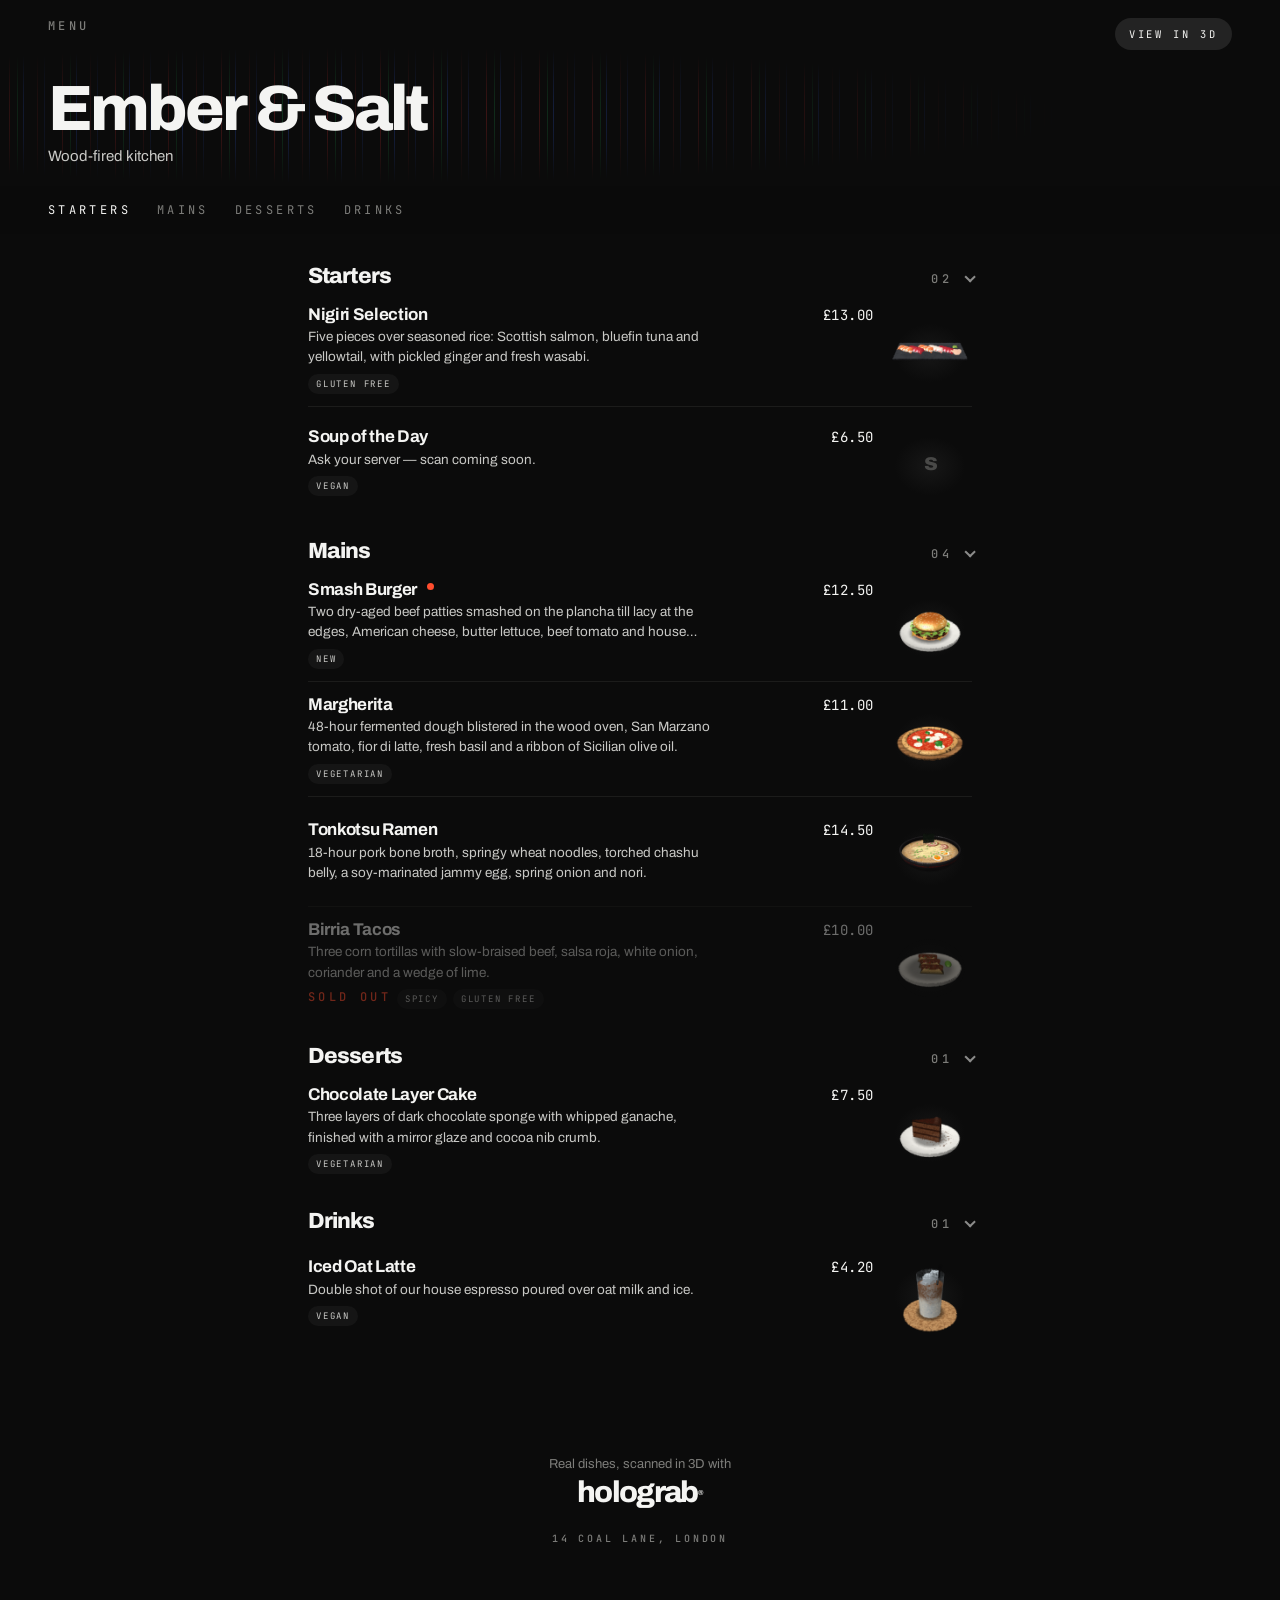
<file: m/ember-and-salt/index.html>
<!doctype html>
<html lang="en">
<head>
<meta name="holograb-static" content="1">
<meta charset="utf-8">
<meta name="viewport" content="width=device-width,initial-scale=1,viewport-fit=cover">
<meta name="theme-color" content="#0b0b0b">
<title>Menu · holograb</title>
<link rel="preconnect" href="https://fonts.googleapis.com">
<link rel="stylesheet" href="https://fonts.googleapis.com/css2?family=Archivo:wdth,wght@62..125,100..900&family=JetBrains+Mono:wght@400;500;600&family=Instrument+Serif:ital@0;1&display=swap">
<script>
  // Served at /m/:slug (server, web/ is root) or /web/menu/index.html (static test server, project is root).
  window.HG_BASE = location.pathname.startsWith('/web/') ? '/web/' : '/';
  document.write('<link rel="stylesheet" href="' + HG_BASE + 'brand/tokens.css"><link rel="stylesheet" href="' + HG_BASE + 'menu/menu.css">');
  document.write('<script type="module" src="' + HG_BASE + 'menu/menu.js"><\/script>');
</script>
</head>
<body class="t-noir is-loading">
  <div id="app"><div class="state"><span class="hg-label">Loading menu</span></div></div>
</body>
</html>
</file>
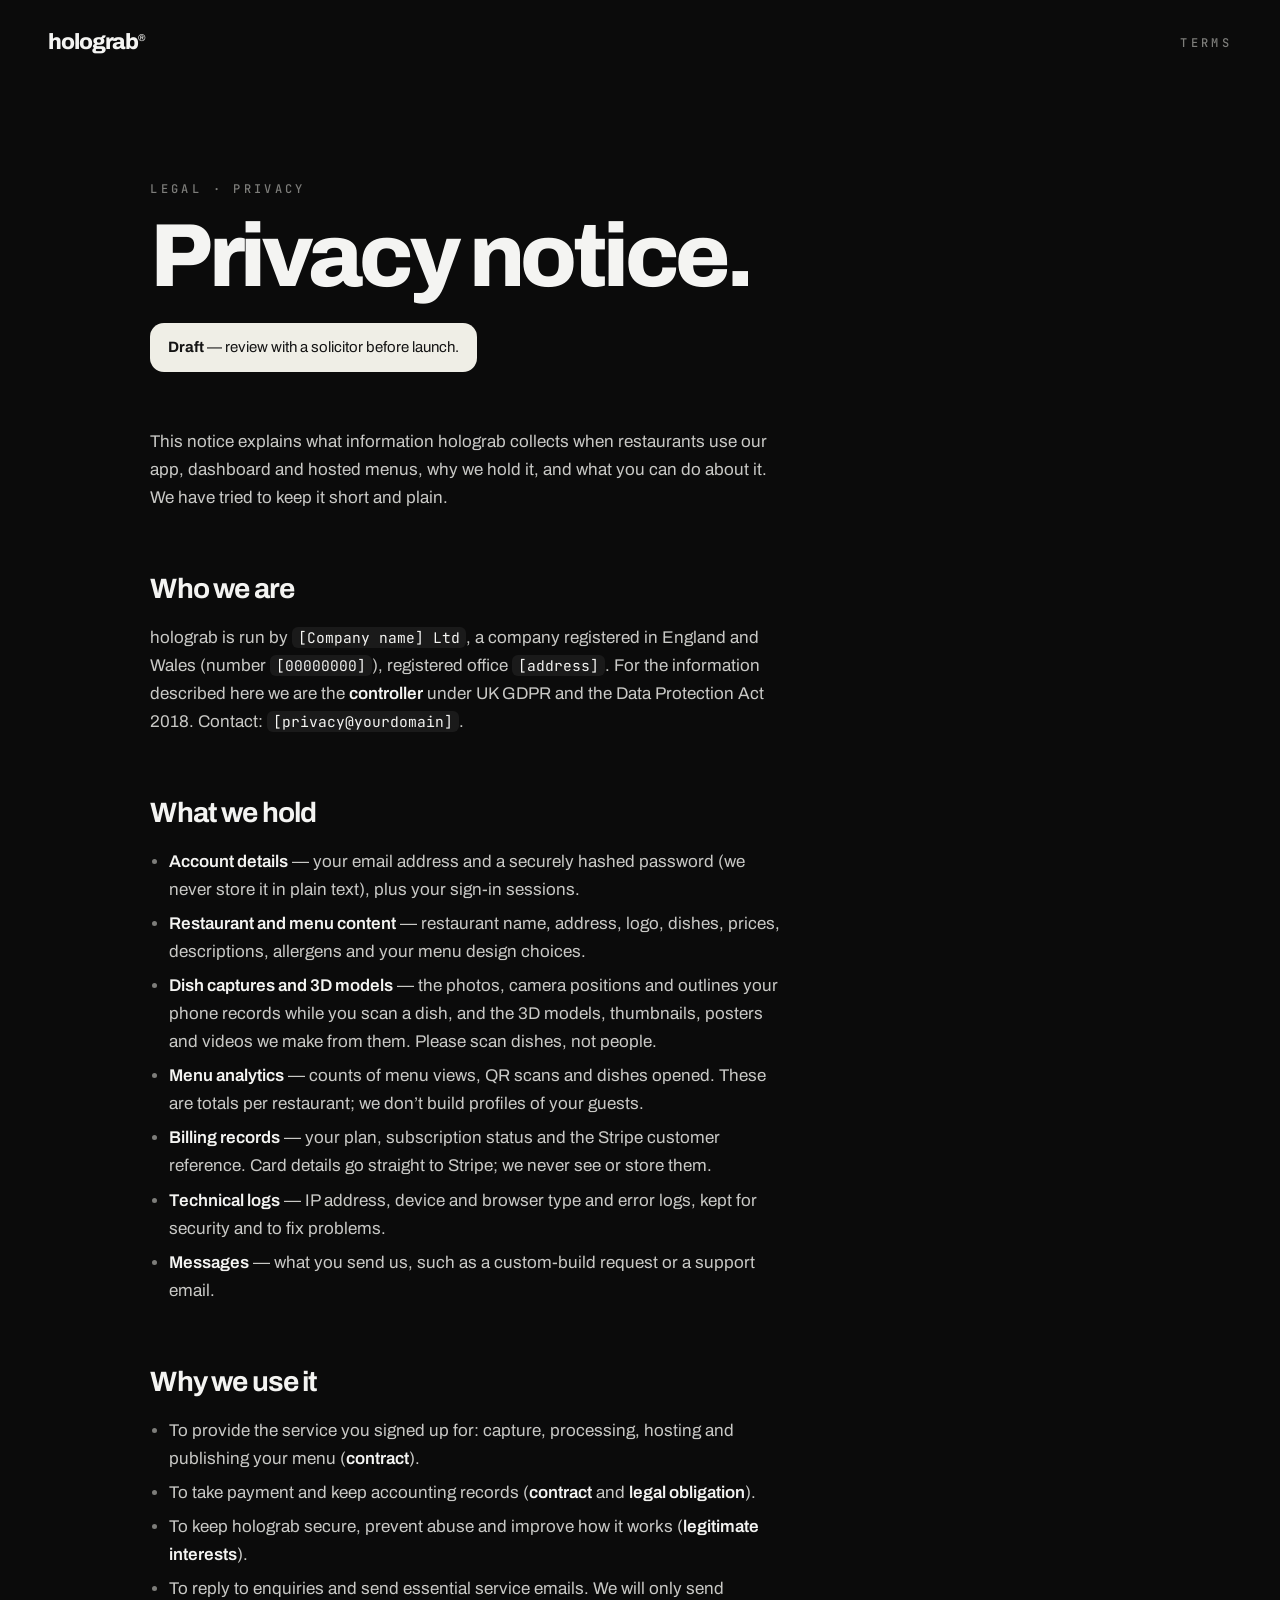
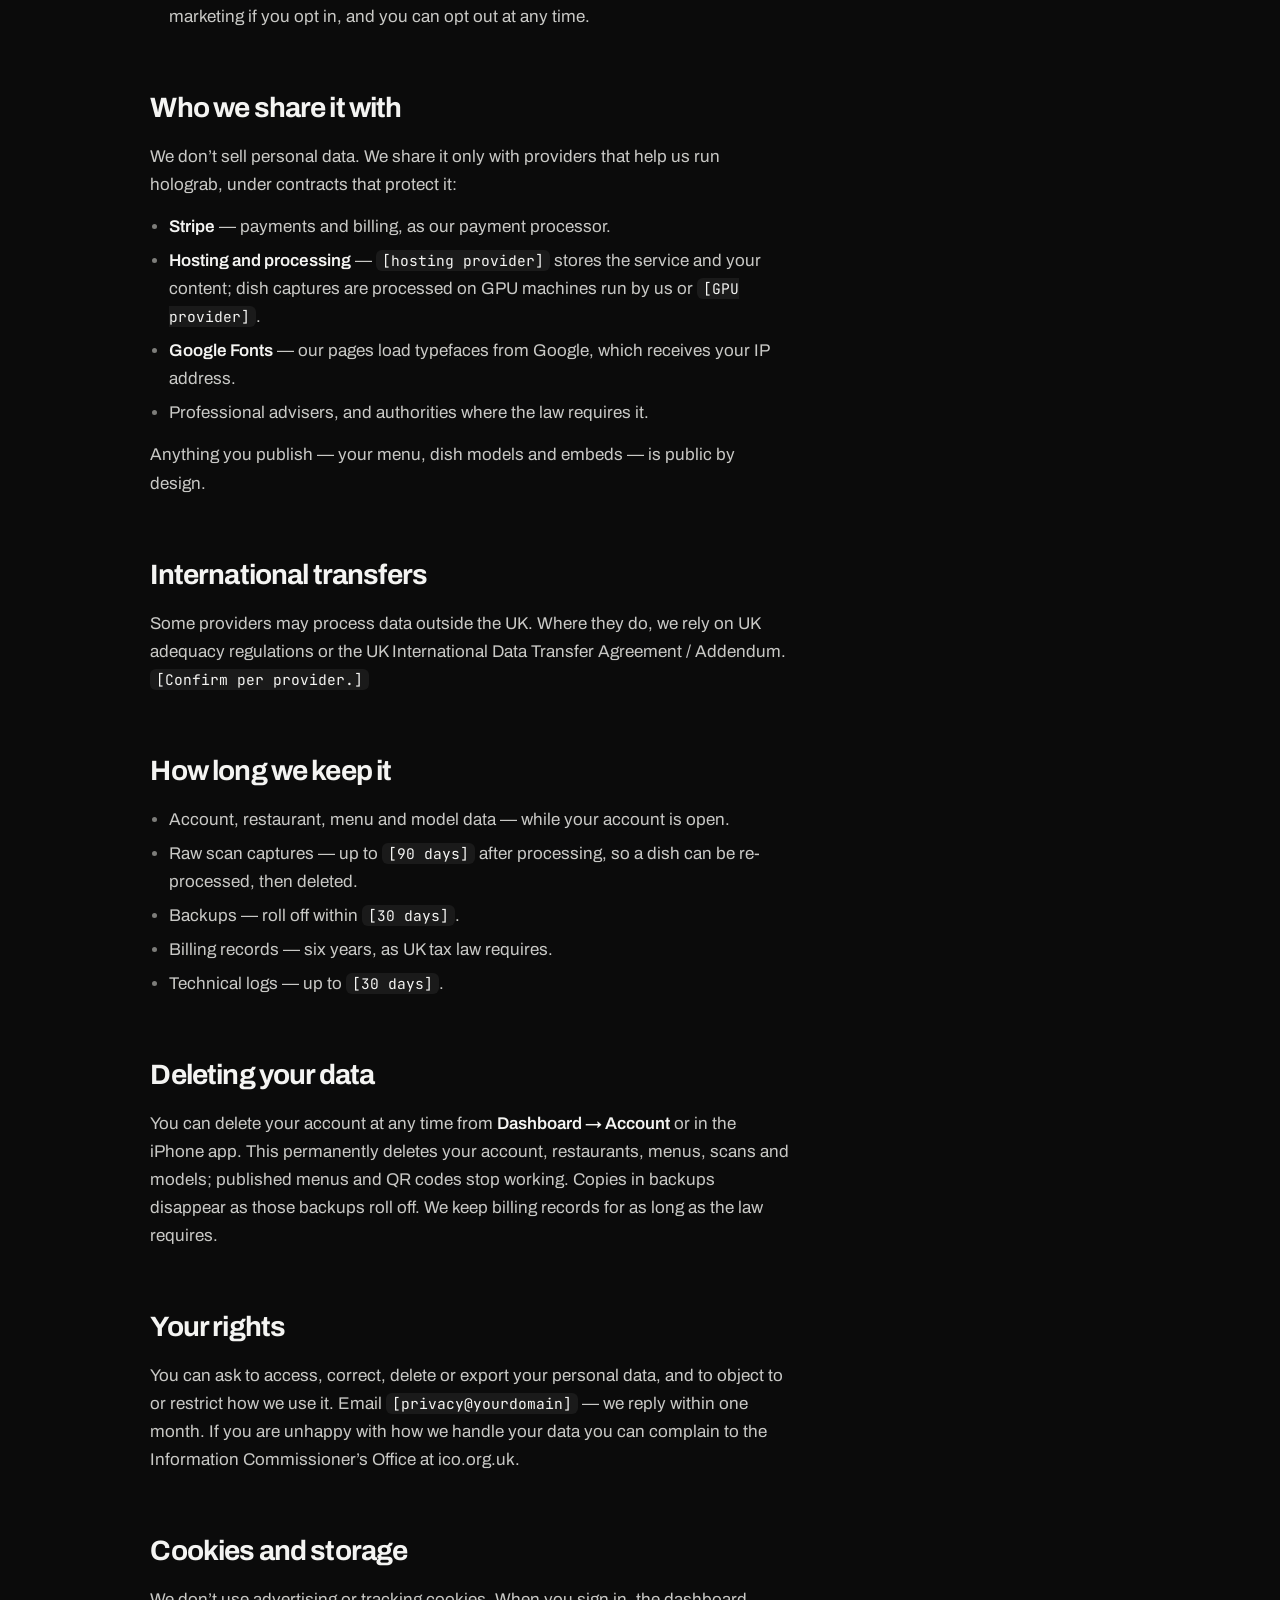
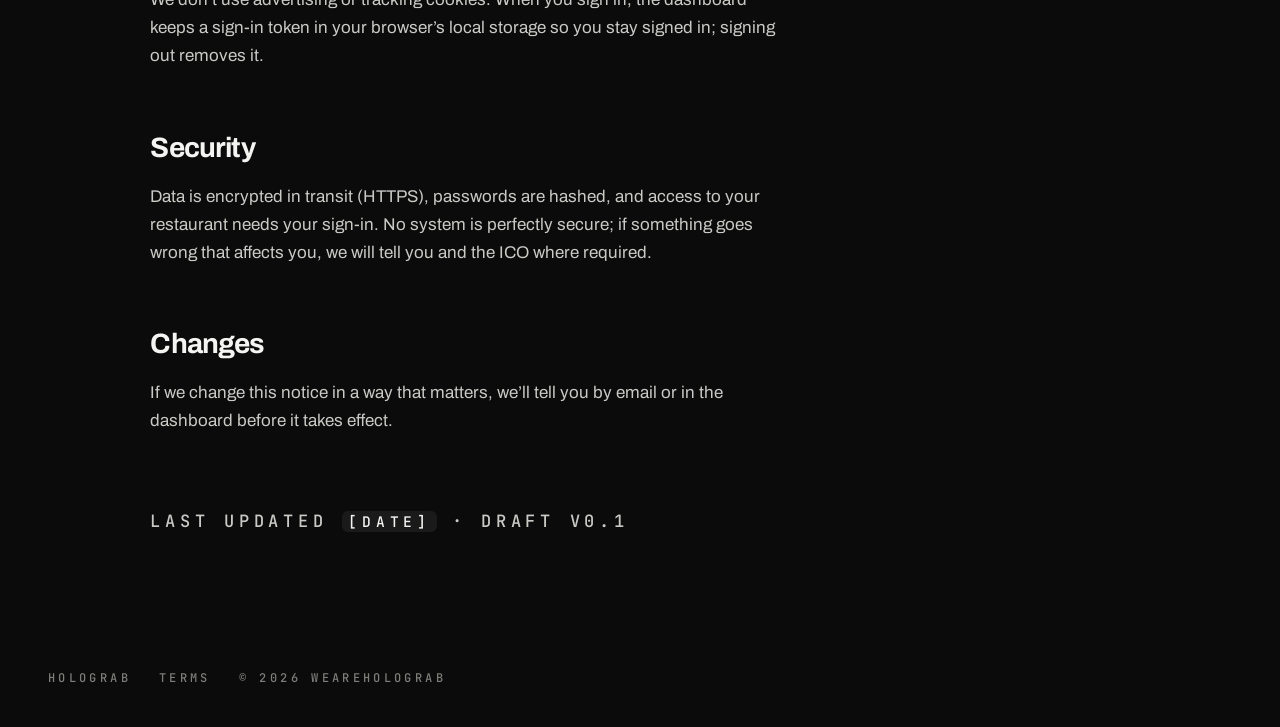
<file: legal/privacy.html>
<!doctype html>
<html lang="en-GB">
<head>
<meta name="holograb-static" content="1">
<meta charset="utf-8">
<meta name="viewport" content="width=device-width, initial-scale=1, viewport-fit=cover">
<title>Privacy notice — holograb®</title>
<meta name="description" content="How holograb collects, uses and protects information about restaurant owners and their menus.">
<meta name="theme-color" content="#0b0b0b">
<link rel="stylesheet" href="/brand/tokens.css">
<link rel="stylesheet" href="/landing/base.css">
<link rel="stylesheet" href="/legal/legal.css">
</head>
<body>
<header class="hgx-top">
  <a class="hgx-mark" href="/">holograb<sup>®</sup></a>
  <a class="hg-label" href="/legal/terms.html">Terms</a>
</header>

<main class="legal">
  <span class="hg-label">Legal · Privacy</span>
  <h1>Privacy notice.</h1>
  <p class="draft"><b>Draft</b> — review with a solicitor before launch.</p>

  <p>This notice explains what information holograb collects when restaurants use our app, dashboard and hosted menus, why we hold it, and what you can do about it. We have tried to keep it short and plain.</p>

  <h2>Who we are</h2>
  <p>holograb is run by <span class="ph">[Company name] Ltd</span>, a company registered in England and Wales (number <span class="ph">[00000000]</span>), registered office <span class="ph">[address]</span>. For the information described here we are the <b>controller</b> under UK GDPR and the Data Protection Act 2018. Contact: <span class="ph">[privacy@yourdomain]</span>.</p>

  <h2>What we hold</h2>
  <ul>
    <li><b>Account details</b> — your email address and a securely hashed password (we never store it in plain text), plus your sign-in sessions.</li>
    <li><b>Restaurant and menu content</b> — restaurant name, address, logo, dishes, prices, descriptions, allergens and your menu design choices.</li>
    <li><b>Dish captures and 3D models</b> — the photos, camera positions and outlines your phone records while you scan a dish, and the 3D models, thumbnails, posters and videos we make from them. Please scan dishes, not people.</li>
    <li><b>Menu analytics</b> — counts of menu views, QR scans and dishes opened. These are totals per restaurant; we don’t build profiles of your guests.</li>
    <li><b>Billing records</b> — your plan, subscription status and the Stripe customer reference. Card details go straight to Stripe; we never see or store them.</li>
    <li><b>Technical logs</b> — IP address, device and browser type and error logs, kept for security and to fix problems.</li>
    <li><b>Messages</b> — what you send us, such as a custom-build request or a support email.</li>
  </ul>

  <h2>Why we use it</h2>
  <ul>
    <li>To provide the service you signed up for: capture, processing, hosting and publishing your menu (<b>contract</b>).</li>
    <li>To take payment and keep accounting records (<b>contract</b> and <b>legal obligation</b>).</li>
    <li>To keep holograb secure, prevent abuse and improve how it works (<b>legitimate interests</b>).</li>
    <li>To reply to enquiries and send essential service emails. We will only send marketing if you opt in, and you can opt out at any time.</li>
  </ul>

  <h2>Who we share it with</h2>
  <p>We don’t sell personal data. We share it only with providers that help us run holograb, under contracts that protect it:</p>
  <ul>
    <li><b>Stripe</b> — payments and billing, as our payment processor.</li>
    <li><b>Hosting and processing</b> — <span class="ph">[hosting provider]</span> stores the service and your content; dish captures are processed on GPU machines run by us or <span class="ph">[GPU provider]</span>.</li>
    <li><b>Google Fonts</b> — our pages load typefaces from Google, which receives your IP address.</li>
    <li>Professional advisers, and authorities where the law requires it.</li>
  </ul>
  <p>Anything you publish — your menu, dish models and embeds — is public by design.</p>

  <h2>International transfers</h2>
  <p>Some providers may process data outside the UK. Where they do, we rely on UK adequacy regulations or the UK International Data Transfer Agreement / Addendum. <span class="ph">[Confirm per provider.]</span></p>

  <h2>How long we keep it</h2>
  <ul>
    <li>Account, restaurant, menu and model data — while your account is open.</li>
    <li>Raw scan captures — up to <span class="ph">[90 days]</span> after processing, so a dish can be re-processed, then deleted.</li>
    <li>Backups — roll off within <span class="ph">[30 days]</span>.</li>
    <li>Billing records — six years, as UK tax law requires.</li>
    <li>Technical logs — up to <span class="ph">[30 days]</span>.</li>
  </ul>

  <h2>Deleting your data</h2>
  <p>You can delete your account at any time from <b>Dashboard → Account</b> or in the iPhone app. This permanently deletes your account, restaurants, menus, scans and models; published menus and QR codes stop working. Copies in backups disappear as those backups roll off. We keep billing records for as long as the law requires.</p>

  <h2>Your rights</h2>
  <p>You can ask to access, correct, delete or export your personal data, and to object to or restrict how we use it. Email <span class="ph">[privacy@yourdomain]</span> — we reply within one month. If you are unhappy with how we handle your data you can complain to the Information Commissioner’s Office at ico.org.uk.</p>

  <h2>Cookies and storage</h2>
  <p>We don’t use advertising or tracking cookies. When you sign in, the dashboard keeps a sign-in token in your browser’s local storage so you stay signed in; signing out removes it.</p>

  <h2>Security</h2>
  <p>Data is encrypted in transit (HTTPS), passwords are hashed, and access to your restaurant needs your sign-in. No system is perfectly secure; if something goes wrong that affects you, we will tell you and the ICO where required.</p>

  <h2>Changes</h2>
  <p>If we change this notice in a way that matters, we’ll tell you by email or in the dashboard before it takes effect.</p>

  <p class="hg-label meta">Last updated <span class="ph">[date]</span> · Draft v0.1</p>
</main>

<footer class="legal-foot hg-label">
  <a href="/">holograb</a><a href="/legal/terms.html">Terms</a><span>© 2026 WEAREHOLOGRAB</span>
</footer>
</body>
</html>
</file>
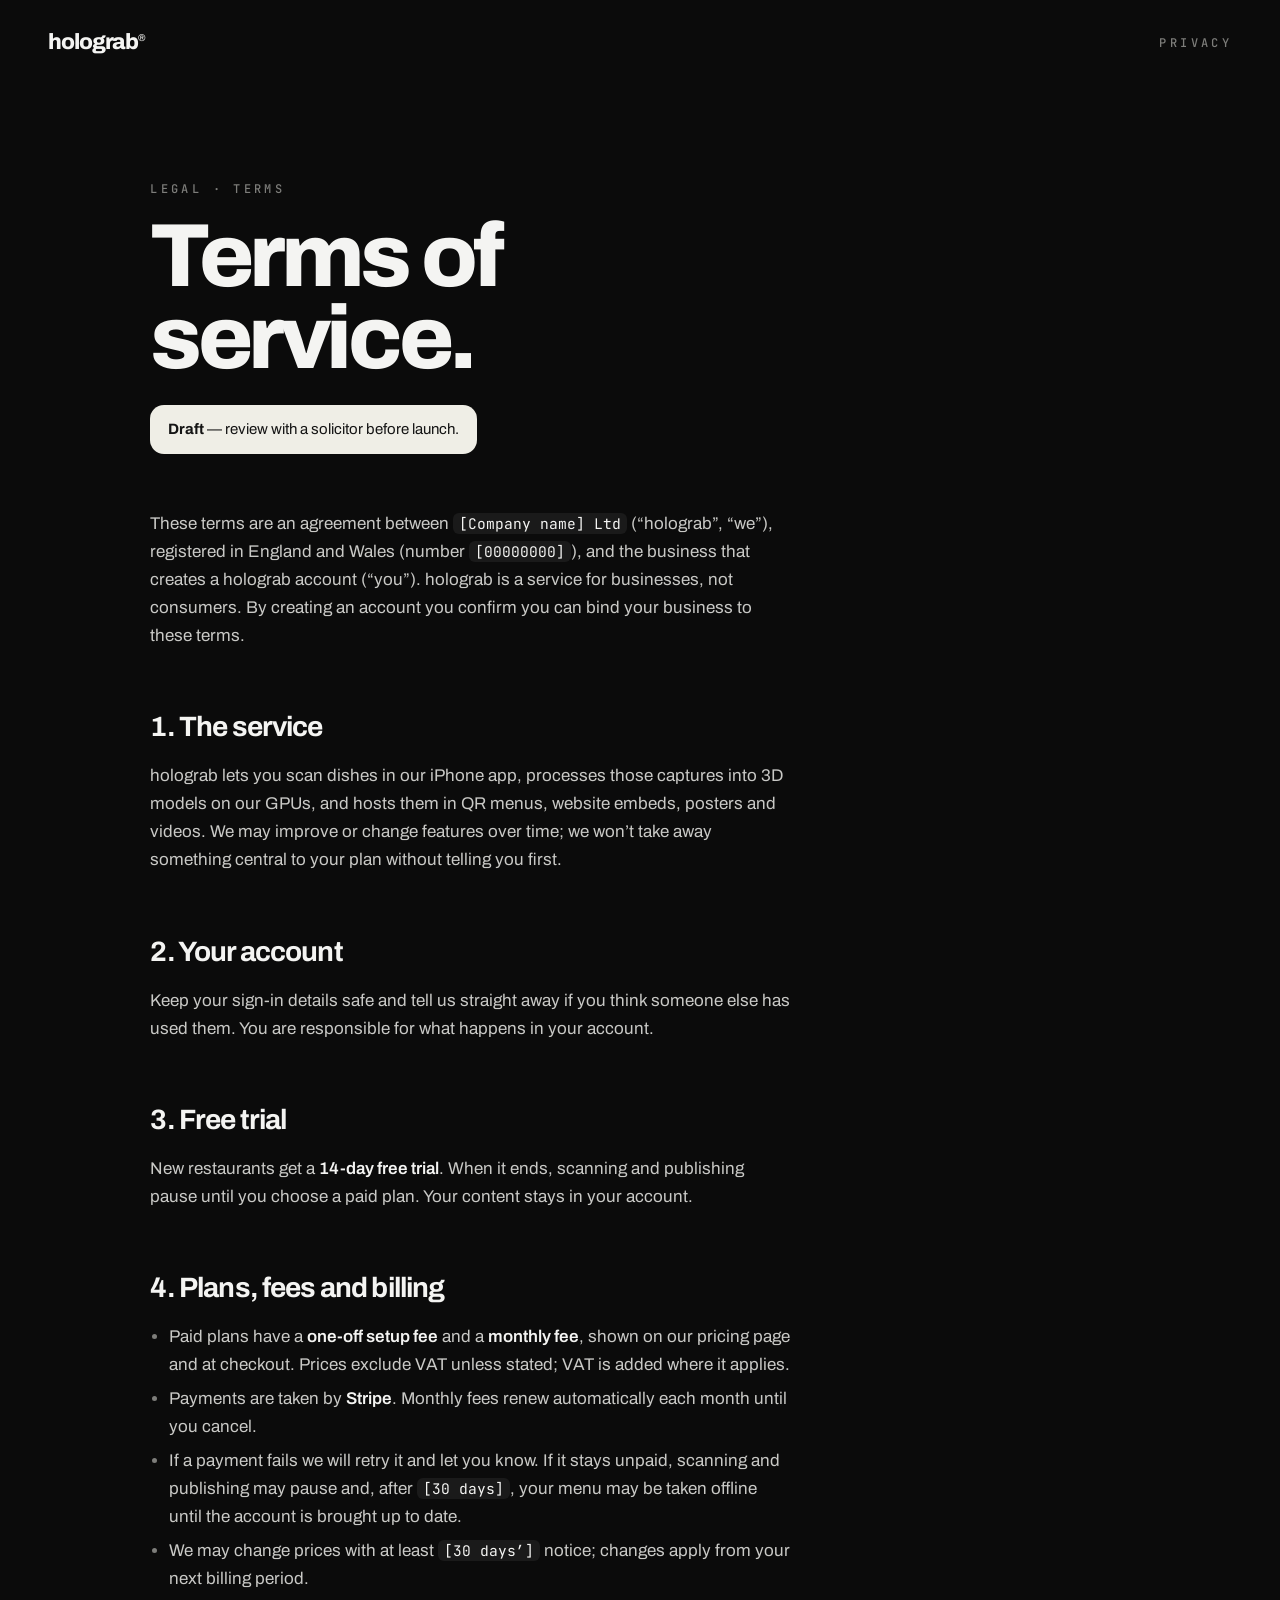
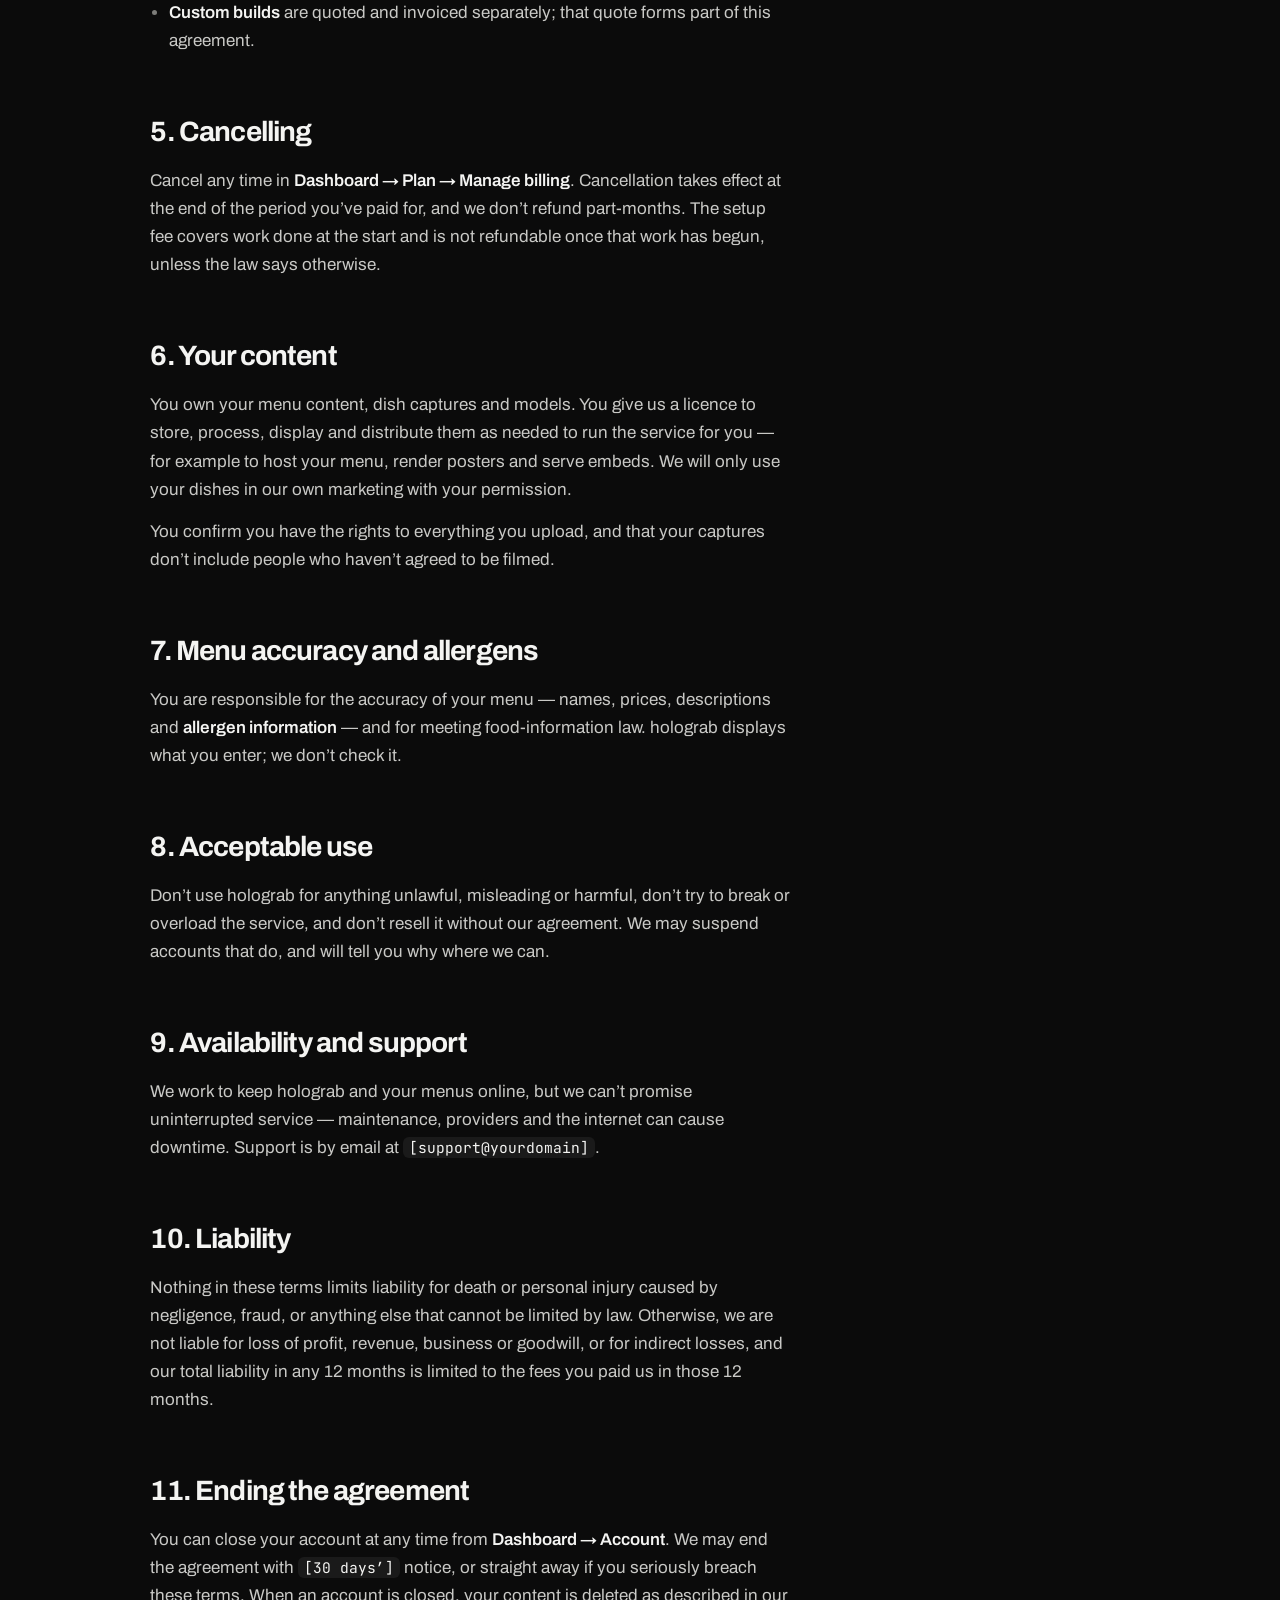
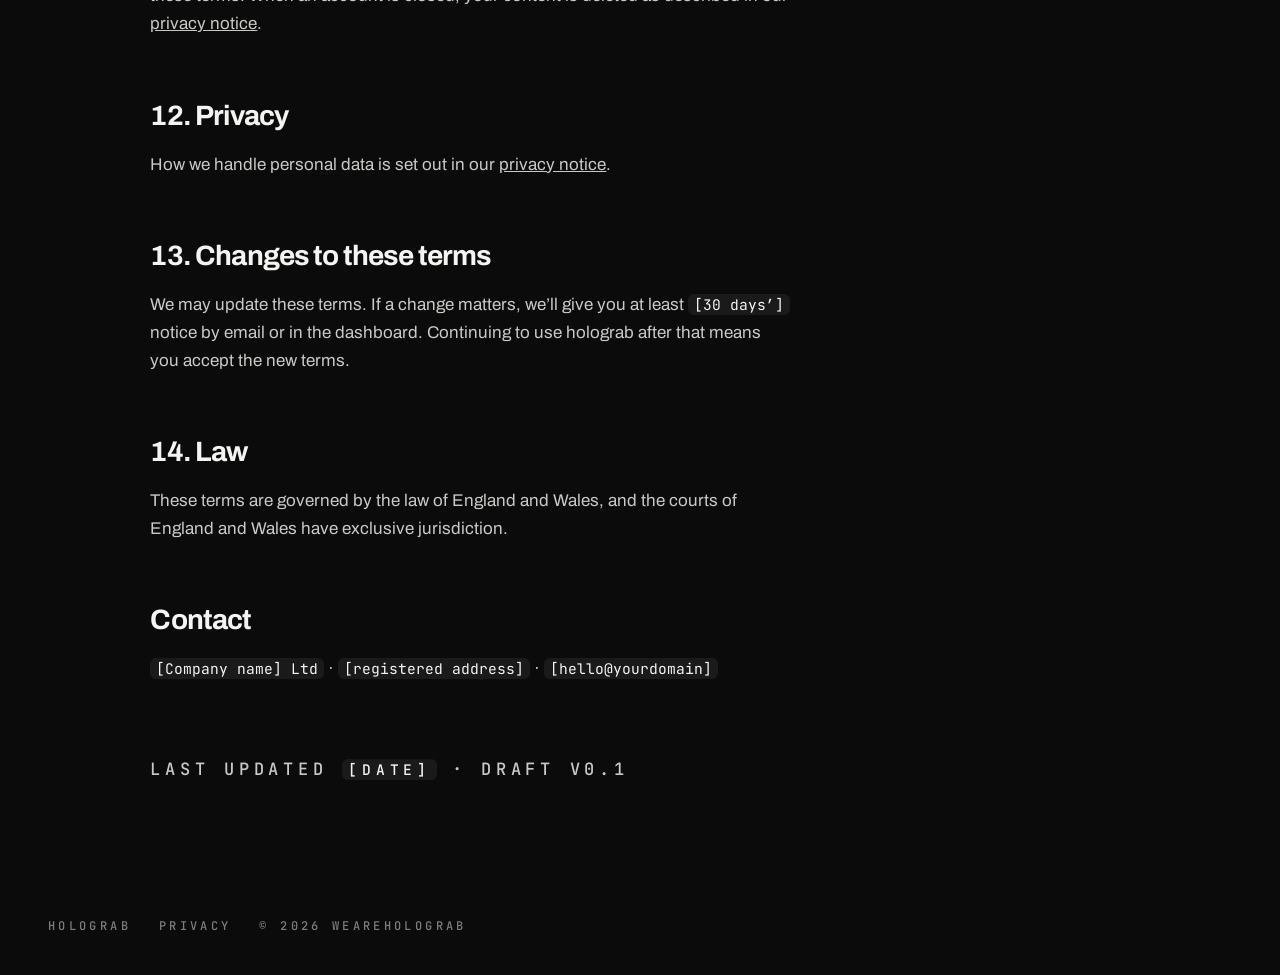
<file: legal/terms.html>
<!doctype html>
<html lang="en-GB">
<head>
<meta name="holograb-static" content="1">
<meta charset="utf-8">
<meta name="viewport" content="width=device-width, initial-scale=1, viewport-fit=cover">
<title>Terms of service — holograb®</title>
<meta name="description" content="The terms for restaurants subscribing to holograb.">
<meta name="theme-color" content="#0b0b0b">
<link rel="stylesheet" href="/brand/tokens.css">
<link rel="stylesheet" href="/landing/base.css">
<link rel="stylesheet" href="/legal/legal.css">
</head>
<body>
<header class="hgx-top">
  <a class="hgx-mark" href="/">holograb<sup>®</sup></a>
  <a class="hg-label" href="/legal/privacy.html">Privacy</a>
</header>

<main class="legal">
  <span class="hg-label">Legal · Terms</span>
  <h1>Terms of service.</h1>
  <p class="draft"><b>Draft</b> — review with a solicitor before launch.</p>

  <p>These terms are an agreement between <span class="ph">[Company name] Ltd</span> (“holograb”, “we”), registered in England and Wales (number <span class="ph">[00000000]</span>), and the business that creates a holograb account (“you”). holograb is a service for businesses, not consumers. By creating an account you confirm you can bind your business to these terms.</p>

  <h2>1. The service</h2>
  <p>holograb lets you scan dishes in our iPhone app, processes those captures into 3D models on our GPUs, and hosts them in QR menus, website embeds, posters and videos. We may improve or change features over time; we won’t take away something central to your plan without telling you first.</p>

  <h2>2. Your account</h2>
  <p>Keep your sign-in details safe and tell us straight away if you think someone else has used them. You are responsible for what happens in your account.</p>

  <h2>3. Free trial</h2>
  <p>New restaurants get a <b>14-day free trial</b>. When it ends, scanning and publishing pause until you choose a paid plan. Your content stays in your account.</p>

  <h2>4. Plans, fees and billing</h2>
  <ul>
    <li>Paid plans have a <b>one-off setup fee</b> and a <b>monthly fee</b>, shown on our pricing page and at checkout. Prices exclude VAT unless stated; VAT is added where it applies.</li>
    <li>Payments are taken by <b>Stripe</b>. Monthly fees renew automatically each month until you cancel.</li>
    <li>If a payment fails we will retry it and let you know. If it stays unpaid, scanning and publishing may pause and, after <span class="ph">[30 days]</span>, your menu may be taken offline until the account is brought up to date.</li>
    <li>We may change prices with at least <span class="ph">[30 days’]</span> notice; changes apply from your next billing period.</li>
    <li><b>Custom builds</b> are quoted and invoiced separately; that quote forms part of this agreement.</li>
  </ul>

  <h2>5. Cancelling</h2>
  <p>Cancel any time in <b>Dashboard → Plan → Manage billing</b>. Cancellation takes effect at the end of the period you’ve paid for, and we don’t refund part-months. The setup fee covers work done at the start and is not refundable once that work has begun, unless the law says otherwise.</p>

  <h2>6. Your content</h2>
  <p>You own your menu content, dish captures and models. You give us a licence to store, process, display and distribute them as needed to run the service for you — for example to host your menu, render posters and serve embeds. We will only use your dishes in our own marketing with your permission.</p>
  <p>You confirm you have the rights to everything you upload, and that your captures don’t include people who haven’t agreed to be filmed.</p>

  <h2>7. Menu accuracy and allergens</h2>
  <p>You are responsible for the accuracy of your menu — names, prices, descriptions and <b>allergen information</b> — and for meeting food-information law. holograb displays what you enter; we don’t check it.</p>

  <h2>8. Acceptable use</h2>
  <p>Don’t use holograb for anything unlawful, misleading or harmful, don’t try to break or overload the service, and don’t resell it without our agreement. We may suspend accounts that do, and will tell you why where we can.</p>

  <h2>9. Availability and support</h2>
  <p>We work to keep holograb and your menus online, but we can’t promise uninterrupted service — maintenance, providers and the internet can cause downtime. Support is by email at <span class="ph">[support@yourdomain]</span>.</p>

  <h2>10. Liability</h2>
  <p>Nothing in these terms limits liability for death or personal injury caused by negligence, fraud, or anything else that cannot be limited by law. Otherwise, we are not liable for loss of profit, revenue, business or goodwill, or for indirect losses, and our total liability in any 12 months is limited to the fees you paid us in those 12 months.</p>

  <h2>11. Ending the agreement</h2>
  <p>You can close your account at any time from <b>Dashboard → Account</b>. We may end the agreement with <span class="ph">[30 days’]</span> notice, or straight away if you seriously breach these terms. When an account is closed, your content is deleted as described in our <a href="/legal/privacy.html">privacy notice</a>.</p>

  <h2>12. Privacy</h2>
  <p>How we handle personal data is set out in our <a href="/legal/privacy.html">privacy notice</a>.</p>

  <h2>13. Changes to these terms</h2>
  <p>We may update these terms. If a change matters, we’ll give you at least <span class="ph">[30 days’]</span> notice by email or in the dashboard. Continuing to use holograb after that means you accept the new terms.</p>

  <h2>14. Law</h2>
  <p>These terms are governed by the law of England and Wales, and the courts of England and Wales have exclusive jurisdiction.</p>

  <h2>Contact</h2>
  <p><span class="ph">[Company name] Ltd</span> · <span class="ph">[registered address]</span> · <span class="ph">[hello@yourdomain]</span></p>

  <p class="hg-label meta">Last updated <span class="ph">[date]</span> · Draft v0.1</p>
</main>

<footer class="legal-foot hg-label">
  <a href="/">holograb</a><a href="/legal/privacy.html">Privacy</a><span>© 2026 WEAREHOLOGRAB</span>
</footer>
</body>
</html>
</file>
<file: brand/tokens.css>
/* holograb brand tokens — shared by every web page. Owner: orchestrator. */
@import url('https://fonts.googleapis.com/css2?family=Archivo:wdth,wght@62..125,100..900&family=JetBrains+Mono:wght@400;500;600&display=swap');

:root {
  --hg-bg: #0b0b0b;
  --hg-bg-2: #121212;
  --hg-fill: #1a1a1a;
  --hg-fg: #f4f4f2;
  --hg-fg-2: #c9c9c6;
  --hg-muted: #7d7d7a;
  --hg-red: #ff3b3b;
  --hg-green: #2bd96b;
  --hg-blue: #3b6bff;
  --hg-cream: #efeee6;
  --hg-ink: #141414;
  --hg-font-display: 'Archivo', 'Helvetica Neue', Helvetica, Arial, sans-serif;
  --hg-font-mono: 'JetBrains Mono', ui-monospace, 'SF Mono', Menlo, monospace;
  --hg-track-mono: 0.28em;
  --hg-radius: 16px;
  --hg-ease: cubic-bezier(.2, .7, .1, 1);
}

/* Light look — OPT-IN: only pages whose <html> carries data-theme="light" (the iPhone app sets it on the Content
   page when the owner picks Account → Appearance → Light). Pages without the attribute are untouched.
   --hg-cream / --hg-ink are the "pill" pair (toast, buttons): cream + ink in dark, ink + off-white here. */
html[data-theme="light"] {
  --hg-bg: #f4f4f2;
  --hg-bg-2: #eaeae6;
  --hg-fill: #e2e2dd;
  --hg-fg: #0b0b0b;
  --hg-fg-2: #3d3d3a;
  --hg-muted: #63625c;   /* small labels: 4.5:1 or better on the page and on the fills */
  --hg-red: #e0352b;
  --hg-green: #0f7335;
  --hg-cream: #0b0b0b;
  --hg-ink: #f4f4f2;
  color-scheme: light;
}
html[data-theme="light"] .hg-toast { box-shadow: 0 10px 40px rgba(0, 0, 0, .18); }

.hg-wordmark {
  font-family: var(--hg-font-display);
  font-weight: 800;
  font-stretch: 100%;
  letter-spacing: -0.055em;
  line-height: 0.9;
  color: var(--hg-fg);
}
.hg-wordmark sup, .hg-wordmark .reg { font-size: 0.24em; font-weight: 600; letter-spacing: 0; vertical-align: 0.95em; margin-left: 0.04em; }

.hg-label {
  font-family: var(--hg-font-mono);
  font-weight: 500;
  text-transform: uppercase;
  letter-spacing: var(--hg-track-mono);
  font-size: 12px;
  color: var(--hg-muted);
}

/* RGB scanline glow band — place inside a position:relative hero */
.hg-scanlines {
  position: absolute;
  inset: 0;
  pointer-events: none;
  background:
    repeating-linear-gradient(90deg,
      transparent 0 9px, rgba(255, 59, 59, .55) 9px 10px,
      transparent 10px 17px, rgba(43, 217, 107, .45) 17px 18px,
      transparent 18px 23px, rgba(59, 107, 255, .6) 23px 24px,
      transparent 24px 37px, rgba(255, 59, 59, .3) 37px 38px,
      transparent 38px 44px, rgba(59, 107, 255, .35) 44px 45px,
      transparent 45px 53px);
  -webkit-mask-image: radial-gradient(ellipse 55% 34% at 32% 50%, #000 0%, rgba(0,0,0,.55) 45%, transparent 78%);
          mask-image: radial-gradient(ellipse 55% 34% at 32% 50%, #000 0%, rgba(0,0,0,.55) 45%, transparent 78%);
  opacity: .55;
}

.hg-toast {
  position: fixed;
  top: 16px;
  left: 50%;
  transform: translateX(-50%);
  background: var(--hg-cream);
  color: var(--hg-ink);
  font-family: var(--hg-font-display);
  font-size: 15px;
  padding: 12px 22px;
  border-radius: 14px;
  box-shadow: 0 10px 40px rgba(0, 0, 0, .45);
  z-index: 1000;
}
</file>
<file: landing/base.css>
/* holograb page base (BRAND) — builds on /brand/tokens.css */
*, *::before, *::after { box-sizing: border-box; }
html { -webkit-text-size-adjust: 100%; }
body {
  margin: 0; background: var(--hg-bg); color: var(--hg-fg);
  font-family: var(--hg-font-display); font-weight: 400; font-size: 17px; line-height: 1.5;
  -webkit-font-smoothing: antialiased; overflow-x: hidden;
}
a { color: inherit; }
img { display: block; max-width: 100%; }
button, input, select, textarea { font: inherit; color: inherit; }

.hgx-btn {
  appearance: none; border: 0; cursor: pointer; text-decoration: none; display: inline-flex; align-items: center; gap: .6em;
  font-family: var(--hg-font-mono); text-transform: uppercase; letter-spacing: .2em; font-size: 12px; font-weight: 600;
  padding: 15px 22px; border-radius: 999px; background: var(--hg-fg); color: var(--hg-ink);
  transition: transform .4s var(--hg-ease), background .3s, opacity .3s;
}
.hgx-btn:hover { transform: translateY(-1px); }
.hgx-btn:disabled { opacity: .4; cursor: default; transform: none; }
.hgx-btn.ghost { background: var(--hg-fill); color: var(--hg-fg); }
.hgx-btn.small { padding: 10px 16px; font-size: 11px; }

.hgx-field { display: grid; gap: 8px; }
.hgx-field > span { font-family: var(--hg-font-mono); text-transform: uppercase; letter-spacing: var(--hg-track-mono); font-size: 11px; color: var(--hg-muted); }
.hgx-input {
  width: 100%; border: 0; outline: 0; background: var(--hg-fill); border-radius: 12px; padding: 14px 16px; font-size: 16px;
  transition: background .3s;
}
.hgx-input:focus { background: var(--hgx-input-focus, #222); }
select.hgx-input { appearance: none; background-image: linear-gradient(45deg, transparent 50%, var(--hg-muted) 50%), linear-gradient(135deg, var(--hg-muted) 50%, transparent 50%); background-position: calc(100% - 20px) 50%, calc(100% - 15px) 50%; background-size: 5px 5px; background-repeat: no-repeat; padding-right: 36px; }
textarea.hgx-input { resize: vertical; min-height: 96px; }

.hgx-toast { opacity: 0; transform: translate(-50%, -12px); pointer-events: none; transition: opacity .35s, transform .45s var(--hg-ease); }
.hgx-toast.on { opacity: 1; transform: translate(-50%, 0); }

.hgx-top {
  display: flex; justify-content: space-between; align-items: center; padding: 26px clamp(16px, 4vw, 48px);
}
.hgx-top a { text-decoration: none; }
.hgx-mark { font-family: var(--hg-font-display); font-weight: 800; letter-spacing: -0.05em; font-size: 22px; text-decoration: none; }
.hgx-mark sup { font-size: .45em; font-weight: 600; letter-spacing: 0; }

.hgx-modal { position: fixed; inset: 0; background: var(--hgx-scrim, rgba(5,5,5,.78)); backdrop-filter: blur(10px); display: none; place-items: center; z-index: 900; padding: 16px; }
.hgx-modal.on { display: grid; }
.hgx-modal > div { background: var(--hg-bg-2); border-radius: 22px; padding: clamp(24px, 4vw, 44px); width: min(480px, 100%); }

/* Light look (opt-in, see /brand/tokens.css): the few values above that aren't brand tokens. */
html[data-theme="light"] { --hgx-input-focus: #d8d8d2; --hgx-scrim: rgba(244,244,242,.8); }
html[data-theme="light"] .hgx-input::placeholder { color: #84837c; }

@media (prefers-reduced-motion: reduce) { * { transition: none !important; animation: none !important; } }
</file>
<file: legal/legal.css>
/* legal pages (BRAND) — builds on /brand/tokens.css + /landing/base.css */
.legal { max-width: 760px; padding: clamp(40px, 10vh, 120px) clamp(16px, 4vw, 48px) 120px; margin: 0 auto 0 clamp(0px, 8vw, 160px); }
.legal h1 { margin: 14px 0 18px; font-size: clamp(48px, 7vw, 96px); font-weight: 800; letter-spacing: -0.05em; line-height: .92; }
.legal .draft { display: inline-block; margin: 8px 0 56px; padding: 12px 18px; border-radius: 14px; background: var(--hg-cream); color: var(--hg-ink); font-size: 15px; }
.legal .draft b { font-weight: 700; color: var(--hg-ink); }
.legal h2 { margin: 56px 0 14px; font-size: clamp(22px, 2.2vw, 28px); font-weight: 700; letter-spacing: -0.03em; }
.legal p, .legal li { color: var(--hg-fg-2); font-size: 17px; line-height: 1.65; }
.legal p { margin: 0 0 14px; max-width: 64ch; }
.legal ul { margin: 0 0 14px; padding-left: 1.1em; max-width: 64ch; }
.legal li { margin: 6px 0; }
.legal li::marker { color: var(--hg-muted); }
.legal b { color: var(--hg-fg); font-weight: 600; }
.legal .ph { color: var(--hg-fg); background: var(--hg-fill); border-radius: 6px; padding: 1px 6px; font-family: var(--hg-font-mono); font-size: .86em; }
.legal .meta { margin-top: 72px; }
.legal-foot { display: flex; flex-wrap: wrap; gap: 10px 28px; padding: 0 clamp(16px, 4vw, 48px) 40px; }
.legal-foot a { text-decoration: none; }
.legal-foot a:hover { color: var(--hg-fg); }
</file>
